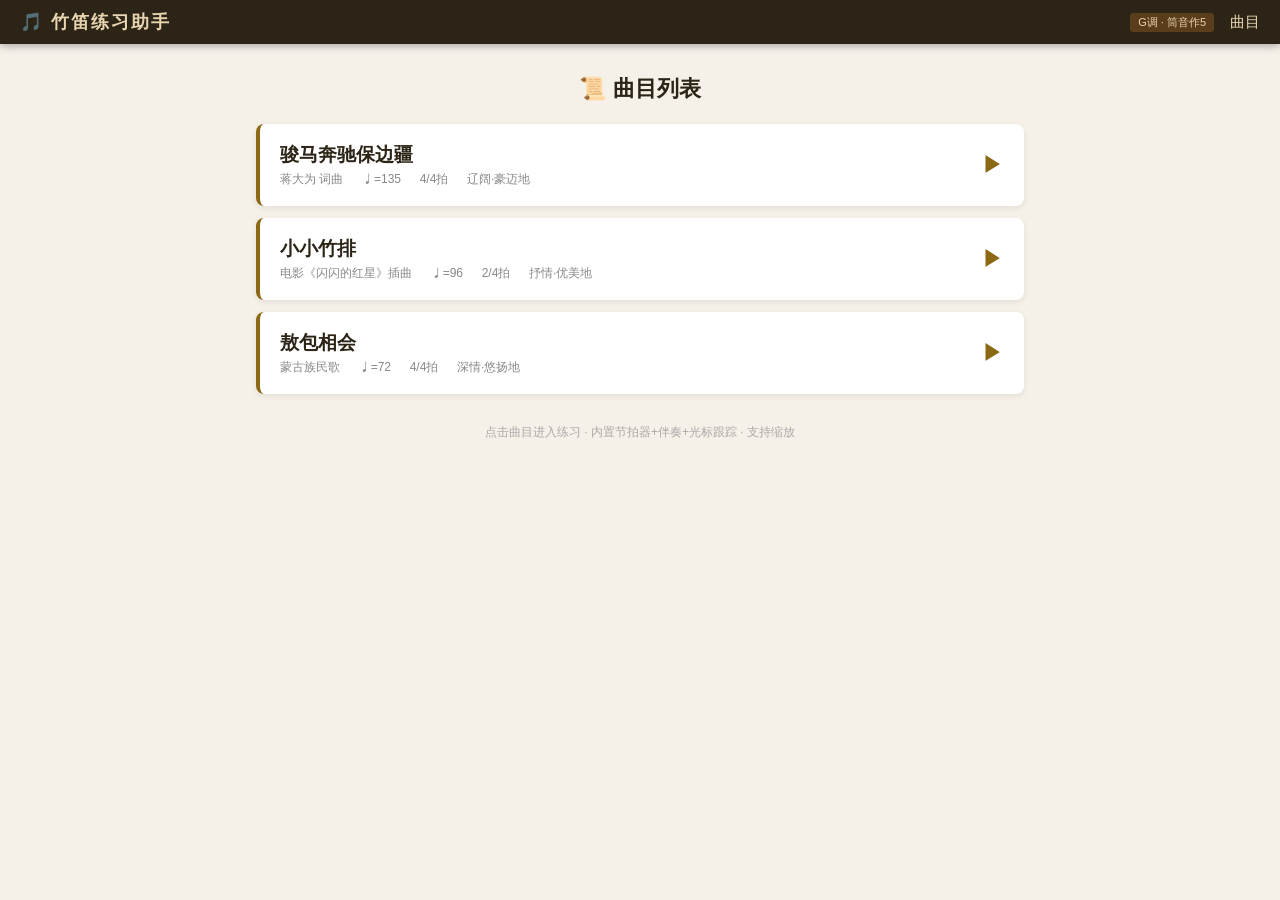
<file: index.html>
<!DOCTYPE html>
<html lang="zh-CN">
<head>
<meta charset="UTF-8">
<meta name="viewport" content="width=device-width,initial-scale=1.0">
<title>竹笛练习 · G调筒音作5</title>
<link rel="stylesheet" href="css/style.css">
</head>
<body>

<nav class="nav">
  <span class="brand">🎵 竹笛练习助手</span>
  <span class="tag">G调 · 筒音作5</span>
  <a href="index.html">曲目</a>
</nav>

<div class="home">
  <h2>📜 曲目列表</h2>
  <div class="song-list">
    <!-- 由JS动态生成 -->
  </div>
  <div style="text-align:center;margin-top:30px;font-size:12px;color:#aaa;">
    点击曲目进入练习 · 内置节拍器+伴奏+光标跟踪 · 支持缩放
  </div>
</div>

<script src="js/songs.js"></script>
<script>
(function(){
  const list = document.querySelector('.song-list');
  SONGS.forEach((s, i) => {
    const card = document.createElement('div');
    card.className = 'song-card';
    card.onclick = () => {
      window.location.href = 'player.html?s=' + i;
    };
    card.innerHTML = `
      <div class="info">
        <div class="title">${s.title}</div>
        <div class="meta">${s.author} &emsp; ♩=${s.tempo} &emsp; ${s.timeSig[0]}/${s.timeSig[1]}拍 &emsp; ${s.style}</div>
      </div>
      <span class="arrow">▶</span>
    `;
    list.appendChild(card);
  });
})();
</script>

</body>
</html>
</file>
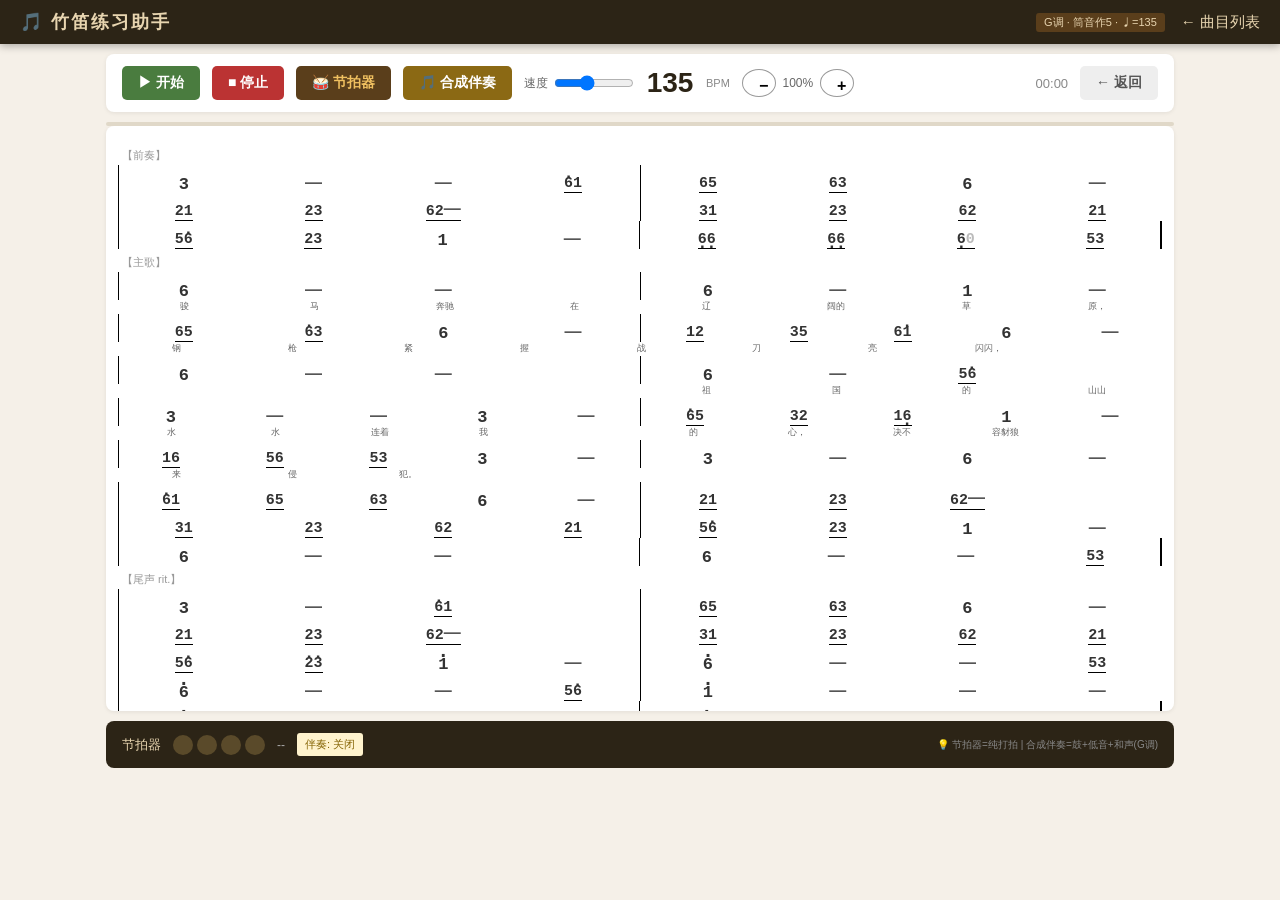
<file: player.html>
<!DOCTYPE html>
<html lang="zh-CN">
<head>
<meta charset="UTF-8"><meta name="viewport" content="width=device-width,initial-scale=1.0">
<title>竹笛练习 - 曲谱播放</title>
<link rel="stylesheet" href="css/style.css">
</head>
<body>

<nav class="nav">
  <span class="brand">🎵 竹笛练习助手</span>
  <span class="tag" id="navTag">G调 · 筒音作5</span>
  <a href="index.html">← 曲目列表</a>
</nav>

<div class="player-page">

  <div class="ctrl-bar">
    <button class="btn-play" id="btnPlay" onclick="togglePlay()">▶ 开始</button>
    <button class="btn-stop" id="btnStop" onclick="stopAll()">■ 停止</button>
    <button class="btn-metro" id="btnMetroOnly" onclick="toggleMetroOnly()">🥁 节拍器</button>
    <button class="btn-accomp" id="btnAccomp" onclick="toggleAccomp()">🎵 合成伴奏</button>

    <div class="ctrl-group">
      <label>速度</label>
      <input type="range" id="bpmSlider" min="30" max="300" value="135" oninput="changeBpm(this.value)">
      <span class="bpm-display" id="bpmDisplay">135</span>
      <span style="font-size:11px;color:#888;">BPM</span>
    </div>

    <div class="zoom-ctrl">
      <button onclick="zoomOut()">−</button><span class="zoom-val" id="zoomVal">100%</span><button onclick="zoomIn()">+</button>
    </div>

    <span class="time-info" id="timeInfo">00:00</span>
    <button class="btn-back" onclick="window.location.href='index.html'">← 返回</button>
  </div>

  <div class="progress-bar" id="progressBar" onclick="seekProgress(event)">
    <div class="progress-fill" id="progressFill" style="width:0%"></div>
  </div>

  <div class="score-wrap" id="scoreWrap">
    <div class="score-inner" id="scoreInner"></div>
  </div>

  <div class="metro-panel" id="metroPanel">
    <span style="font-size:13px;">节拍器</span>
    <div class="leds" id="leds">
      <span class="led"></span><span class="led"></span>
      <span class="led"></span><span class="led"></span>
    </div>
    <span id="beatCounter" style="font-size:12px;color:#aaa;">--</span>
    <span id="accompStatus" class="accomp-status none">伴奏: 关闭</span>
    <span style="font-size:10px;color:#888;margin-left:auto;">💡 节拍器=纯打拍 | 合成伴奏=鼓+低音+和声(G调)</span>
  </div>

</div>

<script src="js/songs.js"></script>
<script src="js/jianpu.js"></script>
<script src="js/metronome.js"></script>
<script src="js/accompaniment.js"></script>
<script src="js/player.js"></script>

<script>
const params = new URLSearchParams(window.location.search);
const songIdx = parseInt(params.get('s')) || 0;
const song = SONGS[songIdx];

document.title = song.title + ' - 竹笛练习';
document.getElementById('bpmSlider').value = song.tempo;
document.getElementById('bpmDisplay').textContent = song.tempo;

const renderer = new JianpuRenderer('scoreInner');
const metro = new Metronome();
const synth = new SynthAccompaniment();
const player = new AccompanimentPlayer();
player.init(metro);
player.tempo = song.tempo;

renderer.render(song);
const totalBeats = renderer.getTotalBeats(song);
player.totalBeats = totalBeats;

// LED
const leds = document.querySelectorAll('#leds .led');
const beatsPerBar = song.timeSig[0];
leds.forEach((led, i) => { if (i >= beatsPerBar) led.style.display = 'none'; });

function updateLeds(beatInBar) {
  leds.forEach((led, i) => {
    led.classList.remove('on','accent');
    if (i === beatInBar) { led.classList.add('on'); if (i===0) led.classList.add('accent'); }
  });
}

// 光标 + LED 回调（节拍器模式用）
metro.onBeat = (globalBeat, beatInBar, barNum) => {
  if (globalBeat < 0 || globalBeat >= totalBeats) return;
  updateUI(globalBeat, beatInBar, barNum);
};

// 合成伴奏的回调
synth.onBeat = (globalBeat, beatInBar, barNum) => {
  if (globalBeat < 0 || globalBeat >= totalBeats) return;
  updateUI(globalBeat, beatInBar, barNum);
};

function updateUI(globalBeat, beatInBar, barNum) {
  renderer.highlightBeat(globalBeat);
  updateLeds(beatInBar);
  document.getElementById('beatCounter').textContent =
    '第' + (barNum + 1) + '小节 · 第' + (beatInBar + 1) + '拍';
  const pct = ((globalBeat / totalBeats) * 100).toFixed(1);
  document.getElementById('progressFill').style.width = pct + '%';
  if (globalBeat % (beatsPerBar * 2) === 0) {
    renderer.scrollToBeat(globalBeat);
  }
}

player.onTimeUpdate = (elapsed, beat, timeStr) => {
  document.getElementById('timeInfo').textContent = timeStr;
};

// ====== 控制状态 ======
let playState = 'stopped'; // 'stopped' | 'metronome' | 'synth'

function togglePlay() {
  const btn = document.getElementById('btnPlay');
  if (playState === 'stopped') {
    metro.init();
    playState = 'metronome';
    metro.start(song.tempo, beatsPerBar);
    btn.textContent = '⏸ 暂停'; btn.className = 'btn-stop';
    document.getElementById('accompStatus').textContent = '伴奏: 关闭（节拍器模式）';
    document.getElementById('accompStatus').className = 'accomp-status none';
  } else {
    stopAll();
  }
}

function stopAll() {
  metro.stop(); metro.reset();
  synth.stop();
  playState = 'stopped';
  document.getElementById('btnPlay').textContent = '▶ 开始';
  document.getElementById('btnPlay').className = 'btn-play';
  renderer.highlightBeat(-1);
  updateLeds(-1);
  document.getElementById('beatCounter').textContent = '--';
  document.getElementById('progressFill').style.width = '0%';
  document.getElementById('timeInfo').textContent = '00:00';
}

function toggleMetroOnly() {
  if (playState !== 'metronome') {
    stopAll();
    metro.init();
    playState = 'metronome';
    metro.start(song.tempo, beatsPerBar);
    document.getElementById('btnPlay').textContent = '⏸ 暂停';
    document.getElementById('btnPlay').className = 'btn-stop';
    document.getElementById('accompStatus').textContent = '伴奏: 关闭（节拍器模式）';
    document.getElementById('accompStatus').className = 'accomp-status none';
  }
}

function toggleAccomp() {
  const statusEl = document.getElementById('accompStatus');

  if (playState === 'synth') {
    stopAll();
    statusEl.textContent = '伴奏: 已停止';
    statusEl.className = 'accomp-status none';
    return;
  }

  // 改用合成伴奏：先停再启
  stopAll();

  const chordProg = SONG_CHORDS[song.id] || [6,3,6,3,6,6,3,6];
  const style = SONG_STYLES[song.id] || 'march';

  playState = 'synth';
  synth.start(song.tempo, totalBeats, chordProg, style);
  document.getElementById('btnPlay').textContent = '⏸ 暂停';
  document.getElementById('btnPlay').className = 'btn-stop';
  statusEl.textContent = '伴奏: 🎵 合成伴奏（鼓+低音+和声·G调）';
  statusEl.className = 'accomp-status ok';
}

function changeBpm(val) {
  const bpm = parseInt(val);
  document.getElementById('bpmDisplay').textContent = bpm;
  song.tempo = bpm;
  if (metro) metro.setBpm(bpm);
  if (synth && playState === 'synth') {
    synth.stop();
    synth.start(bpm, totalBeats, SONG_CHORDS[song.id], SONG_STYLES[song.id]);
  }
}

function zoomIn() {
  renderer.setScale(Math.min(2.0, renderer.scale + 0.1));
  document.getElementById('zoomVal').textContent = Math.round(renderer.scale * 100) + '%';
}
function zoomOut() {
  renderer.setScale(Math.max(0.5, renderer.scale - 0.1));
  document.getElementById('zoomVal').textContent = Math.round(renderer.scale * 100) + '%';
}

function seekProgress(e) {
  const bar = document.getElementById('progressBar');
  const rect = bar.getBoundingClientRect();
  const pct = (e.clientX - rect.left) / rect.width;
  const targetBeat = Math.floor(pct * totalBeats);
  // 简化：跳到目标拍（重启时从该拍开始）
  stopAll();
  player.currentGlobalBeat = targetBeat;
  document.getElementById('progressFill').style.width = (pct * 100).toFixed(1) + '%';
}

document.addEventListener('keydown', e => {
  switch(e.code) {
    case 'Space': e.preventDefault(); togglePlay(); break;
    case 'Escape': stopAll(); break;
    case 'ArrowLeft': e.preventDefault(); seekProgress({clientX: Math.max(0,(player.currentGlobalBeat/totalBeats-0.05))*document.getElementById('progressBar').getBoundingClientRect().width+document.getElementById('progressBar').getBoundingClientRect().left}); break;
    case 'ArrowRight': e.preventDefault(); seekProgress({clientX: Math.min(1,(player.currentGlobalBeat/totalBeats+0.05))*document.getElementById('progressBar').getBoundingClientRect().width+document.getElementById('progressBar').getBoundingClientRect().left}); break;
  }
});

document.getElementById('navTag').textContent = 'G调 · 筒音作5 · ♩=' + song.tempo;
</script>
</body>
</html>
</file>
<file: css/style.css>
/* ====== 竹笛练习网站 v1.0 ====== */
*{margin:0;padding:0;box-sizing:border-box;}
body{
  font-family:"Microsoft YaHei","SimHei","PingFang SC",sans-serif;
  background:#f5f0e8;color:#333;min-height:100vh;
}

/* ---- 导航 ---- */
.nav{
  background:#2c2416;color:#e8d5b0;padding:10px 20px;
  display:flex;align-items:center;gap:16px;flex-wrap:wrap;
  box-shadow:0 2px 8px rgba(0,0,0,0.3);
}
.nav a{color:#e8d5b0;text-decoration:none;font-size:15px;}
.nav a:hover{color:#f0c060;}
.nav .brand{font-size:18px;font-weight:bold;letter-spacing:2px;margin-right:auto;}
.nav .tag{font-size:11px;background:#5a3e1b;padding:2px 8px;border-radius:3px;}

/* ---- 主页 ---- */
.home{max-width:800px;margin:30px auto;padding:0 16px;}
.home h2{text-align:center;margin-bottom:20px;font-size:22px;color:#2c2416;}
.song-list{display:flex;flex-direction:column;gap:12px;}
.song-card{
  background:#fff;border-radius:8px;padding:18px 20px;
  box-shadow:0 2px 6px rgba(0,0,0,0.08);
  cursor:pointer;transition:all 0.2s;
  display:flex;justify-content:space-between;align-items:center;
  border-left:4px solid #8b6914;
}
.song-card:hover{box-shadow:0 4px 14px rgba(0,0,0,0.15);transform:translateY(-2px);}
.song-card .info{}
.song-card .title{font-size:19px;font-weight:bold;color:#2c2416;}
.song-card .meta{font-size:12px;color:#888;margin-top:3px;}
.song-card .arrow{font-size:22px;color:#8b6914;}

/* ---- 播放页 ---- */
.player-page{max-width:1100px;margin:0 auto;padding:10px 16px 30px;}

/* 顶部控制栏 */
.ctrl-bar{
  background:#fff;border-radius:8px;padding:12px 16px;margin-bottom:10px;
  box-shadow:0 1px 4px rgba(0,0,0,0.08);
  display:flex;align-items:center;gap:12px;flex-wrap:wrap;
}
.ctrl-bar button{
  padding:8px 16px;border:none;border-radius:5px;
  font-size:14px;cursor:pointer;font-weight:bold;
  transition:all 0.15s;
}
.btn-play{background:#4a7c3f;color:#fff;}
.btn-play:hover{background:#3d6634;}
.btn-stop{background:#b33;color:#fff;}
.btn-stop:hover{background:#922;}
.btn-metro{background:#5a3e1b;color:#f0c060;}
.btn-metro:hover{background:#4a3216;}
.btn-back{background:#eee;color:#555;}
.btn-back:hover{background:#ddd;}
.btn-accomp{background:#8b6914;color:#fff;}
.btn-accomp:hover{background:#6b5010;}

.ctrl-group{display:flex;align-items:center;gap:6px;}
.ctrl-group label{font-size:12px;color:#666;white-space:nowrap;}
.ctrl-group input[type=range]{width:80px;cursor:pointer;}
.ctrl-group .val{font-size:13px;font-weight:bold;min-width:36px;text-align:center;}

/* 速度/BPM显示 */
.bpm-display{font-size:28px;font-weight:bold;color:#2c2416;min-width:60px;text-align:center;}

/* 时间/进度 */
.time-info{font-size:13px;color:#888;margin-left:auto;}
.progress-bar{
  width:100%;height:4px;background:#e0d8c8;border-radius:2px;
  margin-top:4px;position:relative;cursor:pointer;
}
.progress-fill{height:100%;background:#8b6914;border-radius:2px;transition:width 0.1s;}

/* 缩放控制 */
.zoom-ctrl{display:flex;align-items:center;gap:4px;}
.zoom-ctrl button{
  width:28px;height:28px;border-radius:50%;border:1.5px solid #999;
  background:#fff;font-size:16px;cursor:pointer;line-height:1;
}
.zoom-ctrl button:hover{background:#eee;}
.zoom-val{font-size:12px;color:#666;min-width:36px;text-align:center;}

/* 曲谱容器 */
.score-wrap{
  background:#fff;border-radius:8px;padding:16px 12px;
  box-shadow:0 1px 4px rgba(0,0,0,0.08);
  overflow:auto;max-height:65vh;
}
.score-inner{min-width:fit-content;transition:transform 0.2s;}

/* ---- 简谱渲染样式 ---- */
.jp-section{font-size:11px;color:#999;margin:6px 0 2px;padding-left:4px;}
.jp-sys{
  display:flex;align-items:flex-end;margin:0;
  border-left:1.5px solid #000;height:28px;
}
.jp-sys.end{border-right:2.5px solid #000;}
.jp-bar{display:flex;flex:1;align-items:flex-end;}
.jp-bl{width:1.2px;background:#000;flex-shrink:0;align-self:stretch;margin:0 2px;}
.jp-beat{
  flex:1;display:flex;align-items:flex-end;justify-content:center;
  position:relative;min-width:18px;padding:0 1px;
  transition:background 0.15s;
}
.jp-beat.active{background:#ffe08a;border-radius:2px;}

.jp-note{
  display:inline-block;font-size:17px;font-weight:bold;
  font-family:"Courier New",Consolas,monospace;
  line-height:1;position:relative;min-width:9px;text-align:center;
}
.jp-note.rest{color:#bbb;}
.jp-note.hi::after{
  content:"·";position:absolute;top:-10px;left:50%;
  transform:translateX(-50%);font-size:20px;font-weight:bold;
}
.jp-note.lo::after{
  content:"·";position:absolute;bottom:-10px;left:50%;
  transform:translateX(-50%);font-size:20px;font-weight:bold;
}
.jp-hold{font-size:17px;font-weight:bold;color:#555;}
.jp-empty{min-width:12px;}
.jp-one .jp-note{font-size:17px;}
.jp-sub{display:inline-flex;align-items:flex-end;}
.jp-sub .jp-note{font-size:15px;}
.jp-sub .jp-note.hi::after{font-size:17px;top:-8px;}
.jp-sub .jp-note.lo::after{font-size:17px;bottom:-8px;}
.ul{border-bottom:1.8px solid #000;padding-bottom:1px;}

.jp-lr{
  display:flex;margin:0 0 2px;
  border-left:1.5px solid transparent;height:12px;
}
.jp-lr.end{border-right:2.5px solid transparent;}
.jp-lb{
  flex:1;display:flex;align-items:center;justify-content:center;
  font-size:9px;color:#666;line-height:1;min-width:0;
  overflow:hidden;white-space:nowrap;
}

/* 技法标注 */
.jp-tech{
  position:absolute;top:-11px;font-size:7px;color:#b33;
  white-space:nowrap;pointer-events:none;
  font-family:"Microsoft YaHei","SimHei",sans-serif;
}

/* ---- 节拍器面板 ---- */
.metro-panel{
  background:#2c2416;color:#e8d5b0;border-radius:8px;
  padding:12px 16px;margin-top:10px;
  display:flex;align-items:center;gap:12px;flex-wrap:wrap;
}
.metro-panel .leds{display:flex;gap:4px;}
.metro-panel .led{
  width:20px;height:20px;border-radius:50%;
  background:#5a4a2a;transition:background 0.08s;
}
.metro-panel .led.on{background:#f0c060;box-shadow:0 0 8px #f0c060;}
.metro-panel .led.accent{background:#f08030;}

/* ---- 伴奏文件提示 ---- */
.accomp-status{
  font-size:11px;padding:4px 8px;border-radius:3px;
}
.accomp-status.ok{background:#d4edda;color:#155724;}
.accomp-status.none{background:#fff3cd;color:#856404;}

/* 响应式 */
@media(max-width:600px){
  .ctrl-bar{gap:6px;padding:8px;}
  .ctrl-bar button{padding:6px 10px;font-size:12px;}
  .jp-note{font-size:14px;}
  .jp-sub .jp-note{font-size:12px;}
}
</file>
